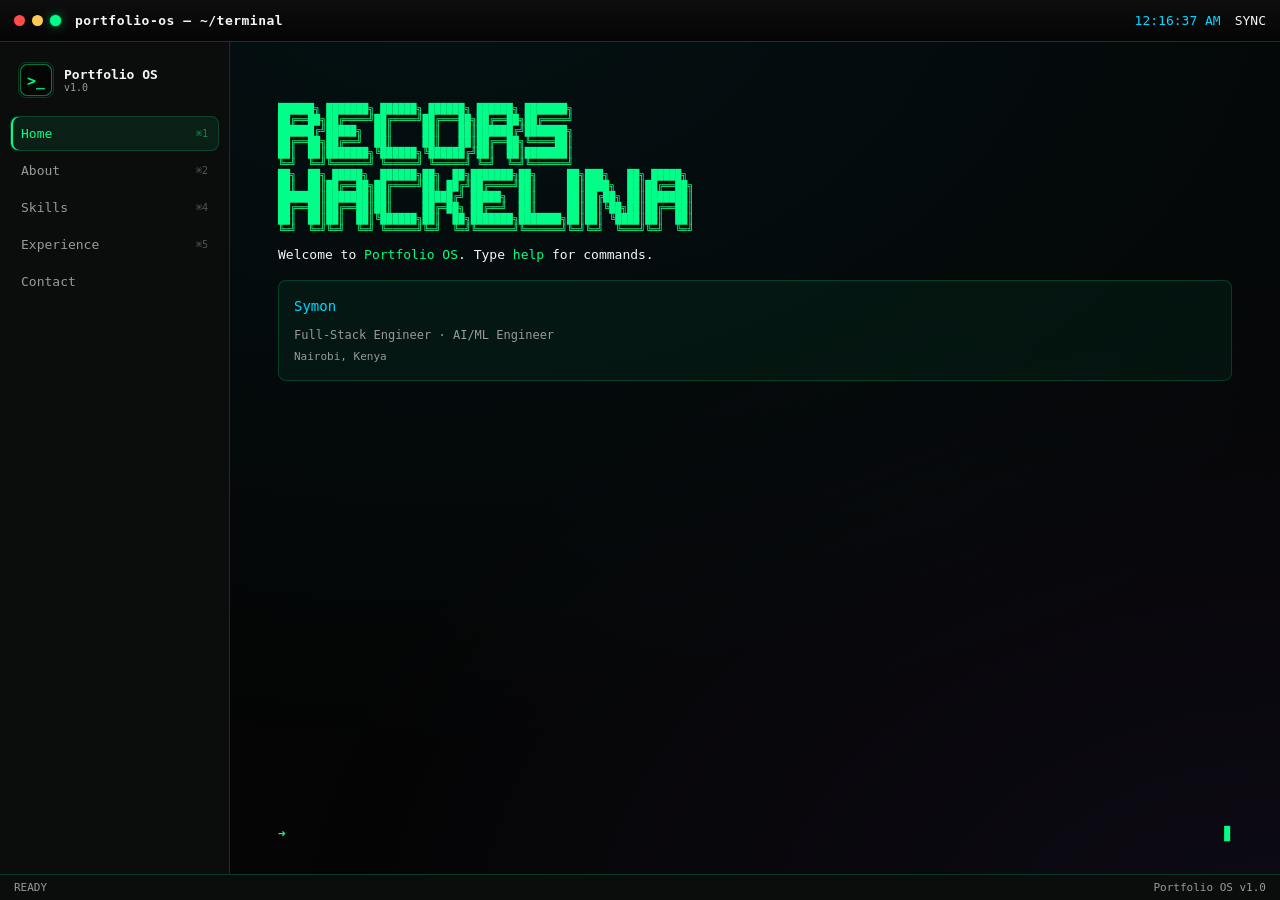
<file: index.html>
<!DOCTYPE html>
<html lang="en">
<head>
  <meta charset="UTF-8">
  <meta name="viewport" content="width=device-width, initial-scale=1.0">
  <title>Portfolio OS</title>
  <style>
    * { box-sizing: border-box; }
    html, body { margin: 0; padding: 0; background: #050505; color: #F5F5F5; font-family: monospace; overflow: hidden; overflow-x: hidden; height: 100%; }
    #app { display: flex; flex-direction: column; height: 100vh; max-height: 100vh; }
    #topbar { height: 42px; flex: 0 0 auto; background: linear-gradient(180deg, rgba(255,255,255,.04), rgba(255,255,255,0)); border-bottom: 1px solid rgba(0,255,136,0.18); display: flex; align-items: center; padding: 0 14px; gap: 14px; }
    #topbar .dots { display: flex; gap: 7px; }
    #topbar .dot { width: 11px; height: 11px; border-radius: 50%; }
    #topbar .dot.r { background: #FF4D4D; }
    #topbar .dot.y { background: #FFC857; }
    #topbar .dot.g { background: #00FF88; box-shadow: 0 0 12px rgba(0,255,136,.45), 0 0 2px rgba(0,255,136,.8); }
    #topbar .title { color: #F5F5F5; font-weight: 600; letter-spacing: .5px; }
    #topbar .spacer { flex: 1; }
    #topbar .clock { color: #00D9FF; }
    #body-row { flex: 1; display: flex; min-height: 0; overflow: hidden; }
    #sidebar { width: 230px; flex: 0 0 auto; background: #0b0d0c; border-right: 1px solid rgba(0,255,136,0.18); display: flex; flex-direction: column; padding: 14px 10px; gap: 2px; overflow-y: auto; -webkit-overflow-scrolling: touch; }
    #sidebar .brand { display: flex; align-items: center; gap: 10px; padding: 6px 8px 16px; }
    #sidebar .brand img { width: 36px; height: 36px; border-radius: 8px; border: 1px solid rgba(0,255,136,0.18); }
    #sidebar .brand .n { font-weight: 700; color: #F5F5F5; font-size: 13px; }
    #sidebar .brand .r { font-size: 10px; color: #999999; }
    .nav-item { display: flex; align-items: center; gap: 10px; padding: 9px 10px; border-radius: 8px; cursor: pointer; color: #999999; font-size: 13px; transition: all .25s; border: 1px solid transparent; }
    .nav-item:hover { color: #F5F5F5 !important; background: rgba(255,255,255,0.03) !important; }
    .nav-item.active { color: #00FF88 !important; background: rgba(0,255,136,0.08) !important; border-color: rgba(0,255,136,0.18) !important; box-shadow: inset 2px 0 0 #00FF88 !important; }
    .nav-item .k { margin-left: auto; font-size: 10px; opacity: .5; }
    #sidebar .divider { height: 1px; background: rgba(0,255,136,0.18); margin: 10px 4px; }
    #main { flex: 1; position: relative; overflow: hidden; background: radial-gradient(1200px 800px at 20% -10%, rgba(0,217,255,0.06), transparent), radial-gradient(1000px 700px at 100% 110%, rgba(139,92,246,0.07), transparent); }
    .window { position: absolute; inset: 0; display: none; flex-direction: column; padding: 22px 28px; overflow-y: auto; -webkit-overflow-scrolling: touch; animation: fadeIn 0.3s ease; max-height: calc(100vh - 68px); }
    .window.active { display: flex; }
    @keyframes fadeIn { from { opacity: 0; transform: translateY(10px); } to { opacity: 1; transform: translateY(0); } }
    @keyframes blink { 0%, 50% { opacity: 1; } 51%, 100% { opacity: 0; } }
    .cursor { animation: blink 1s infinite; }
    #terminal { flex: 1; padding: 18px 20px; overflow-y: auto; -webkit-overflow-scrolling: touch; font-size: 13px; line-height: 1.55; min-height: 0; overflow-x: hidden; word-wrap: break-word; }
    #terminal-input-row { display: flex; align-items: center; gap: 8px; padding: 10px 20px; flex: 0 0 auto; }
    #terminal-input-row .prompt-label { color: #00FF88; font-weight: 600; }
    #terminal-input { flex: 1; background: transparent; border: none; outline: none; color: #F5F5F5; font-family: monospace; font-size: 13px; caret-color: #00FF88; }
    #ascii-art { white-space: pre; overflow-x: auto; font-size: 10px; line-height: 1.1; }
    #statusbar { height: 26px; flex: 0 0 auto; display: flex; align-items: center; gap: 18px; padding: 0 14px; background: #0b0d0c; border-top: 1px solid rgba(0,255,136,0.18); font-size: 11px; color: #999999; }
    #statusbar .item { display: flex; align-items: center; gap: 6px; }
    #statusbar .spacer { flex: 1; }
    .hidden { display: none !important; }
    h1 { color: #00FF88; text-shadow: 0 0 10px rgba(0,255,136,0.5); }
    .subtitle { color: #00D9FF; }
    p { color: #F5F5F5; }
    h3 { color: #00D9FF; }
    ul { color: #999999; }
    li { margin: 5px 0; }
    @media (max-width: 768px) {
      #sidebar { position: fixed; left: -230px; top: 0; bottom: 0; z-index: 100; transition: left 0.3s; }
      #sidebar.open { left: 0; }
      #sidebar-toggle { display: flex !important; cursor: pointer; padding: 8px 12px; color: #00FF88; font-size: 20px; align-items: center; }
      .window { padding: 16px; overflow-x: hidden; }
      #ascii-art { font-size: 5px; line-height: 0.8; white-space: pre; overflow-x: auto; transform: scale(0.7); transform-origin: left; }
      #terminal { padding: 10px; font-size: 11px; overflow-x: hidden; word-wrap: break-word; }
      #terminal-input-row { padding: 8px 10px; }
      h1 { font-size: 18px; word-wrap: break-word; }
      .subtitle { font-size: 11px; word-wrap: break-word; }
      #topbar .title { font-size: 12px; white-space: nowrap; overflow: hidden; text-overflow: ellipsis; }
      #topbar { padding: 0 8px; }
      #main { overflow-x: hidden; }
      * { max-width: 100%; }
    }
    #sidebar-toggle { display: none; }
  </style>
</head>
<body>
  <!-- Main App -->
  <div id="app" style="position:fixed;inset:0;display:flex;flex-direction:column;opacity:1;z-index:2;">
    <!-- Top Bar -->
    <div id="topbar">
      <div id="sidebar-toggle">☰</div>
      <div class="dots">
        <div class="dot r"></div>
        <div class="dot y"></div>
        <div class="dot g"></div>
      </div>
      <div class="title">portfolio-os — ~/terminal</div>
      <div class="spacer"></div>
      <div class="clock" id="topbar-clock"></div>
      <div class="sync">
        <div class="led"></div>
        <span>SYNC</span>
      </div>
    </div>

    <!-- Body Row: Sidebar + Main -->
    <div id="body-row">
      <!-- Sidebar -->
      <div id="sidebar">
        <div class="brand">
          <img src="assets/icon-192.png" alt="icon">
          <div>
            <div class="n">Portfolio OS</div>
            <div class="r">v1.0</div>
          </div>
        </div>
        <div class="nav-item active" data-win="home">Home <span class="k">⌘1</span></div>
        <div class="nav-item" data-win="about">About <span class="k">⌘2</span></div>
        <div class="nav-item" data-win="skills">Skills <span class="k">⌘4</span></div>
        <div class="nav-item" data-win="experience">Experience <span class="k">⌘5</span></div>
        <div class="nav-item" data-win="contact">Contact</div>
      </div>

      <!-- Main Content Area -->
      <div id="main">
        <!-- Home / Terminal Window -->
        <div id="win-home" class="window active">
          <div id="terminal">
            <pre id="ascii-art" style="color:#00FF88;white-space:pre;font-size:10px;line-height:1.1;"></pre>
            <div id="welcome-msg"></div>
          </div>
          <div id="terminal-input-row">
            <span class="prompt-label">➜</span>
            <input type="text" id="terminal-input" autocomplete="off" spellcheck="false" autofocus>
            <span class="cursor" style="color:#00FF88;">▊</span>
          </div>
        </div>

        <!-- About Window -->
        <div id="win-about" class="window">
          <h1>About</h1>
          <div class="subtitle">Full-Stack Engineer · AI/ML Engineer</div>
          <p>I build fast, resilient, slightly over-engineered software — because the boring parts deserve care too.</p>
          <p>Currently focused on AI/ML systems, LLM integration, and building intelligent developer tooling.</p>
        </div>

        <!-- Skills Window -->
        <div id="win-skills" class="window">
          <h1>Skills</h1>
          <div class="subtitle">Technical expertise</div>
          <h3>AI / ML</h3>
          <ul>
            <li>LLM Integration (OpenAI, Anthropic, HuggingFace)</li>
            <li>PyTorch / TensorFlow</li>
            <li>RAG Systems & Vector Databases</li>
            <li>Fine-tuning & Model Optimization</li>
            <li>LangChain & AI Agents</li>
            <li>Computer Vision (OpenCV, YOLO)</li>
          </ul>
          <h3>Frontend</h3>
          <ul>
            <li>React / Next.js</li>
            <li>TypeScript</li>
            <li>Tailwind CSS</li>
          </ul>
          <h3>Backend</h3>
          <ul>
            <li>Node.js</li>
            <li>Python</li>
            <li>PostgreSQL</li>
          </ul>
        </div>

        <!-- Experience Window -->
        <div id="win-experience" class="window">
          <h1>Experience</h1>
          <div class="subtitle">Professional journey</div>
          <div style="margin-bottom:20px;">
            <div style="color:#00D9FF;font-size:11px;">2023 — Present</div>
            <div style="font-size:15px;color:#F5F5F5;margin:2px 0;">Senior AI/ML Engineer</div>
            <div style="font-size:12px;color:#999999;margin-bottom:6px;">Example Corp</div>
            <ul style="margin:0;padding-left:18px;color:#999999;font-size:12.5px;">
              <li>Led AI integration initiatives, implementing LLM-powered features that increased user engagement by 40%.</li>
              <li>Built RAG systems for intelligent document search and retrieval across 100K+ documents.</li>
              <li>Developed custom AI agents using LangChain for automated workflows and task automation.</li>
            </ul>
          </div>
        </div>

        <!-- Contact Window -->
        <div id="win-contact" class="window">
          <h1>Contact</h1>
          <div class="subtitle">Get in touch</div>
          <div style="display:flex;align-items:center;justify-content:space-between;padding:12px 14px;border:1px solid rgba(0,255,136,0.18);border-radius:8px;margin-bottom:10px;background:rgba(255,255,255,0.03);">
            <div style="display:flex;gap:10px;align-items:center;font-size:13px;">
              <span>Email</span>
              <span style="color:#999999;">you@example.com</span>
            </div>
          </div>
          <div style="display:flex;align-items:center;justify-content:space-between;padding:12px 14px;border:1px solid rgba(0,255,136,0.18);border-radius:8px;margin-bottom:10px;background:rgba(255,255,255,0.03);">
            <div style="display:flex;gap:10px;align-items:center;font-size:13px;">
              <span>GitHub</span>
              <span style="color:#999999;">github.com/your-github-username</span>
            </div>
          </div>
        </div>
      </div>
    </div>

    <!-- Status Bar -->
    <div id="statusbar">
      <div class="item">READY</div>
      <div class="spacer"></div>
      <div class="item">Portfolio OS v1.0</div>
    </div>
  </div>

  <script>
    // ASCII art logo
    const asciiLogo = `
██████╗ ███████╗ ██████╗ ██████╗ ██████╗ ███████╗
██╔══██╗██╔════╝██╔════╝██╔═══██╗██╔══██╗██╔════╝
██████╔╝█████╗  ██║     ██║   ██║██████╔╝███████╗
██╔══██╗██╔══╝  ██║     ██║   ██║██╔══██╗╚════██║
██║  ██║███████╗╚██████╗╚██████╔╝██║  ██║███████║
╚═╝  ╚═╝╚══════╝ ╚═════╝ ╚═════╝ ╚═╝  ╚═╝╚══════╝
██╗  ██╗ █████╗  ██████╗██╗  ██╗███████╗██╗     ██╗███╗   ██╗ █████╗
██║  ██║██╔══██╗██╔════╝██║ ██╔╝██╔════╝██║     ██║████╗  ██║██╔══██╗
███████║███████║██║     █████╔╝ █████╗  ██║     ██║██╔██╗ ██║███████║
██╔══██║██╔══██║██║     ██╔═██╗ ██╔══╝  ██║     ██║██║╚██╗██║██╔══██║
██║  ██║██║  ██║╚██████╗██║  ██╗███████╗███████╗██║██║ ╚████║██║  ██║
╚═╝  ╚═╝╚═╝  ╚═╝ ╚═════╝╚═╝  ╚═╝╚══════╝╚══════╝╚═╝╚═╝  ╚═══╝╚═╝  ╚═╝`;

    // Typing effect function
    function typeText(element, text, speed = 30) {
      let i = 0;
      element.innerHTML = '';
      function type() {
        if (i < text.length) {
          element.innerHTML += text.charAt(i);
          i++;
          setTimeout(type, speed);
        }
      }
      type();
    }

    // Simple inline navigation - completely self-contained
    document.addEventListener('DOMContentLoaded', () => {
      console.log('Page loaded');
      
      // Show ASCII logo with typing effect
      const asciiArt = document.getElementById('ascii-art');
      if (asciiArt) {
        asciiArt.textContent = asciiLogo;
      }
      
      // Type welcome message
      const welcomeMsg = document.getElementById('welcome-msg');
      if (welcomeMsg) {
        setTimeout(() => {
          welcomeMsg.innerHTML = `
            <div style="margin: 10px 0;">Welcome to <span style="color:#00FF88;">Portfolio OS</span>. Type <span style="color:#00FF88;">help</span> for commands.</div>
            <div style="margin: 15px 0; padding: 15px; background: rgba(0,255,136,0.05); border: 1px solid rgba(0,255,136,0.18); border-radius: 8px;">
              <div style="color: #00D9FF; font-size: 14px; margin-bottom: 8px;">Symon</div>
              <div style="color: #999999; font-size: 12px;">Full-Stack Engineer · AI/ML Engineer</div>
              <div style="color: #999999; font-size: 11px; margin-top: 4px;">Nairobi, Kenya</div>
            </div>
          `;
        }, 500);
      }
      
      // Update clock
      setInterval(() => {
        const clock = document.getElementById('topbar-clock');
        if (clock) {
          clock.textContent = new Date().toLocaleTimeString();
        }
      }, 1000);
      
      // Navigation
      document.querySelectorAll('.nav-item').forEach(item => {
        item.addEventListener('click', () => {
          const winId = item.getAttribute('data-win');
          console.log('Clicked:', winId);
          if (winId) {
            // Hide all windows
            document.querySelectorAll('.window').forEach(w => {
              w.style.display = 'none';
              w.classList.remove('active');
            });
            // Show target window
            const targetWin = document.getElementById('win-' + winId);
            if (targetWin) {
              targetWin.style.display = 'flex';
              targetWin.classList.add('active');
            }
            // Update nav active state
            document.querySelectorAll('.nav-item').forEach(n => {
              n.classList.remove('active');
            });
            item.classList.add('active');
          }
        });
      });
      
      // Terminal commands
      const terminal = document.getElementById('terminal');
      const input = document.getElementById('terminal-input');
      
      if (input) {
        input.addEventListener('keydown', (e) => {
          if (e.key === 'Enter') {
            const cmd = input.value.trim().toLowerCase();
            if (cmd) {
              // Add command to terminal
              const cmdLine = document.createElement('div');
              cmdLine.innerHTML = '<span style="color:#00FF88;">➜</span> ' + input.value;
              terminal.appendChild(cmdLine);
              
              // Process command
              const response = document.createElement('div');
              response.style.marginBottom = '10px';
              
              switch(cmd) {
                case 'help':
                  response.innerHTML = `
                    <div style="color:#00D9FF;">Available commands:</div>
                    <div>  <span style="color:#00FF88;">help</span>     - Show this help message</div>
                    <div>  <span style="color:#00FF88;">about</span>    - About me</div>
                    <div>  <span style="color:#00FF88;">skills</span>   - My skills</div>
                    <div>  <span style="color:#00FF88;">contact</span>  - Contact information</div>
                    <div>  <span style="color:#00FF88;">clear</span>    - Clear terminal</div>
                    <div>  <span style="color:#00FF88;">whoami</span>   - Who am I</div>
                    <div>  <span style="color:#00FF88;">date</span>     - Current date and time</div>
                  `;
                  break;
                case 'about':
                  response.innerHTML = `
                    <div style="color:#00D9FF;">Full-Stack Engineer and AI/ML Specialist</div>
                    <div style="margin-top:8px;">6+ years of experience building scalable applications and intelligent systems.</div>
                    <div style="margin-top:4px;">Proven track record: 40%+ user engagement increase, 60% cost reduction.</div>
                    <div style="margin-top:4px;">Expert in bridging traditional software engineering with cutting-edge AI capabilities.</div>
                  `;
                  break;
                case 'skills':
                  response.innerHTML = `
                    <div style="color:#00D9FF;">AI / ML:</div>
                    <div>  • LLM Integration (OpenAI, Anthropic, HuggingFace)</div>
                    <div>  • PyTorch / TensorFlow</div>
                    <div>  • RAG Systems & Vector Databases</div>
                    <div>  • Fine-tuning & Model Optimization</div>
                    <div style="color:#00D9FF;margin-top:8px;">Frontend:</div>
                    <div>  • React / Next.js</div>
                    <div>  • TypeScript</div>
                    <div>  • Tailwind CSS</div>
                    <div style="color:#00D9FF;margin-top:8px;">Backend:</div>
                    <div>  • Node.js</div>
                    <div>  • Python</div>
                    <div>  • PostgreSQL</div>
                  `;
                  break;
                case 'contact':
                  response.innerHTML = `
                    <div style="color:#00D9FF;">Contact Information:</div>
                    <div>  📧 Email: you@example.com</div>
                    <div>  🔗 GitHub: github.com/your-github-username</div>
                    <div>  💼 LinkedIn: linkedin.com/in/your-handle</div>
                  `;
                  break;
                case 'clear':
                  terminal.innerHTML = '';
                  terminal.appendChild(asciiArt);
                  terminal.appendChild(welcomeMsg);
                  input.value = '';
                  terminal.scrollTop = terminal.scrollHeight;
                  return;
                case 'whoami':
                  response.innerHTML = '<span style="color:#00FF88;">Symon</span> — Full-Stack Engineer · AI/ML Engineer based in Nairobi, Kenya';
                  break;
                case 'date':
                  response.innerHTML = new Date().toString();
                  break;
                default:
                  response.innerHTML = '<span style="color:#FF4D4D;">Command not found:</span> ' + cmd + '. Type <span style="color:#00FF88;">help</span> for available commands.';
              }
              
              terminal.appendChild(response);
              input.value = '';
              terminal.scrollTop = terminal.scrollHeight;
            }
          }
        });
        
        // Auto-focus input when clicking terminal
        terminal.addEventListener('click', () => input.focus());
      }
      
      // Keyboard shortcuts
      document.addEventListener('keydown', (e) => {
        if (e.altKey && e.key >= '1' && e.key <= '5') {
          const navItems = document.querySelectorAll('.nav-item');
          const index = parseInt(e.key) - 1;
          if (navItems[index]) {
            navItems[index].click();
          }
        }
      });
      
      // Mobile sidebar toggle
      const sidebarToggle = document.getElementById('sidebar-toggle');
      const sidebar = document.getElementById('sidebar');
      if (sidebarToggle && sidebar) {
        sidebarToggle.addEventListener('click', () => {
          sidebar.classList.toggle('open');
        });
        
        // Close sidebar when clicking outside on mobile
        document.addEventListener('click', (e) => {
          if (window.innerWidth <= 768 && 
              !sidebar.contains(e.target) && 
              !sidebarToggle.contains(e.target) &&
              sidebar.classList.contains('open')) {
            sidebar.classList.remove('open');
          }
        });
      }
    });
  </script>
</body>
</html>
</file>
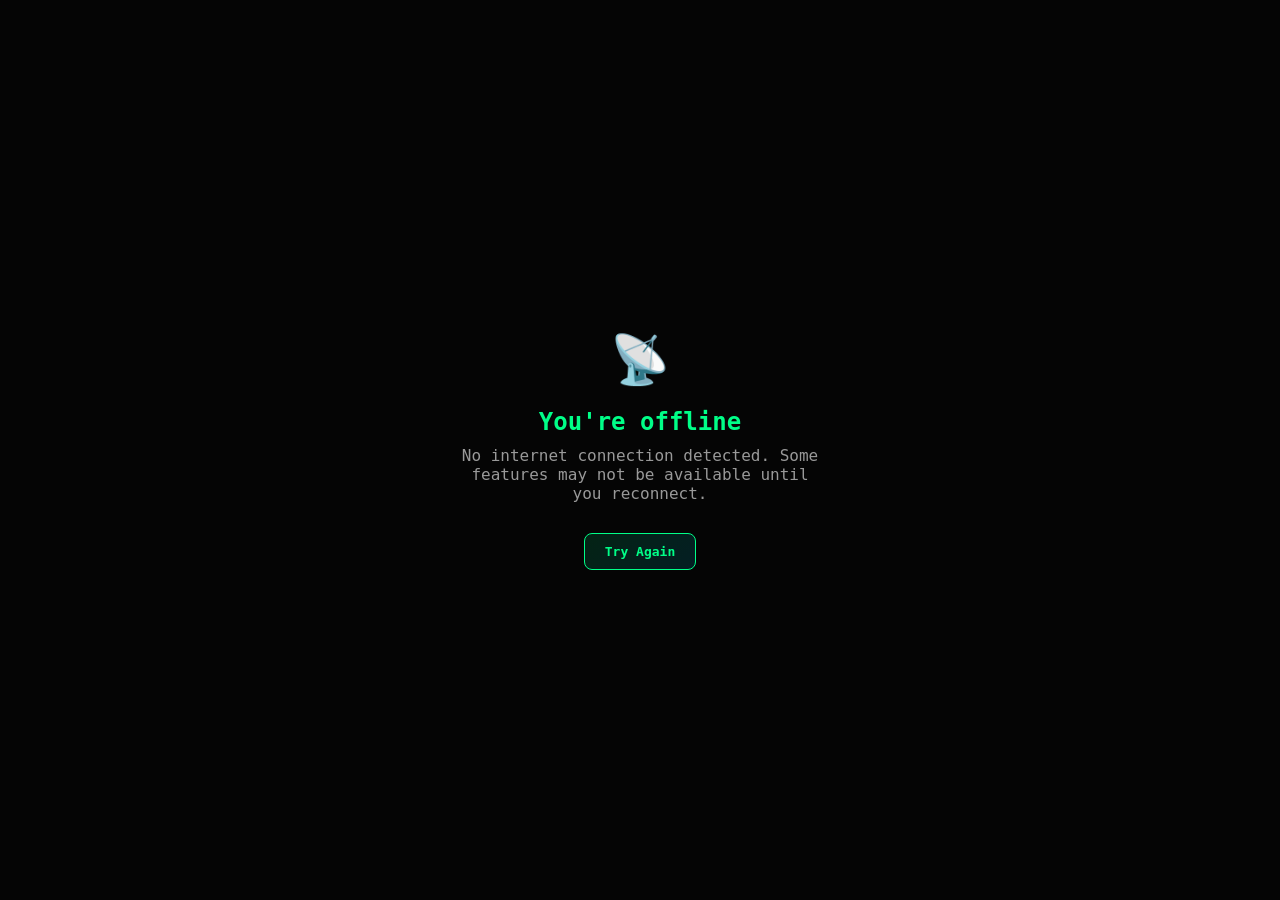
<file: offline.html>
<!DOCTYPE html>
<html lang="en">
<head>
  <meta charset="UTF-8">
  <meta name="viewport" content="width=device-width, initial-scale=1.0">
  <title>Offline | Portfolio OS</title>
  <link rel="stylesheet" href="css/style.css">
</head>
<body style="display:flex;align-items:center;justify-content:center;height:100vh;margin:0;background:var(--bg);color:var(--text);font-family:var(--font-mono);">
  <div style="text-align:center;max-width:400px;padding:20px;">
    <div style="font-size:48px;margin-bottom:20px;">📡</div>
    <div style="font-size:24px;font-weight:700;color:var(--primary);margin-bottom:10px;">You're offline</div>
    <div style="color:var(--muted);margin-bottom:30px;">No internet connection detected. Some features may not be available until you reconnect.</div>
    <button onclick="location.reload()" style="background:linear-gradient(135deg, rgba(0,255,136,.12), rgba(0,217,255,.12));border:1px solid var(--primary);color:var(--primary);padding:10px 20px;border-radius:8px;cursor:pointer;font-family:inherit;font-size:13px;font-weight:600;">Try Again</button>
  </div>
</body>
</html>
</file>
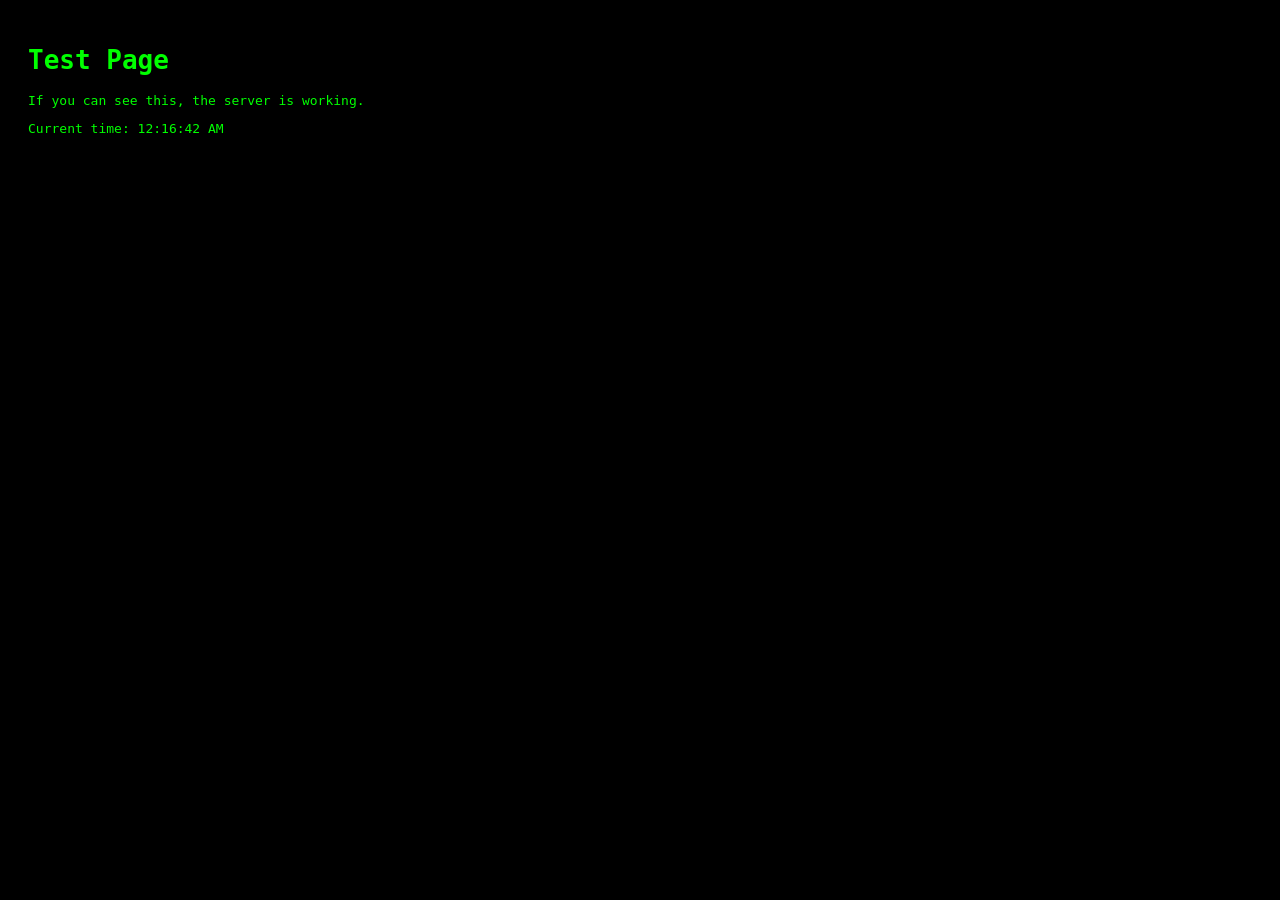
<file: test.html>
<!DOCTYPE html>
<html>
<head>
  <title>Test</title>
</head>
<body style="background:#000;color:#0F0;font-family:monospace;padding:20px;">
  <h1>Test Page</h1>
  <p>If you can see this, the server is working.</p>
  <p>Current time: <span id="time"></span></p>
  <script>
    document.getElementById('time').textContent = new Date().toLocaleTimeString();
    console.log('Test page loaded successfully');
  </script>
</body>
</html>
</file>
<file: css/style.css>
/* ============================================================
   PORTFOLIO OS — CORE STYLES
   ============================================================ */

:root {
  --bg: #050505;
  --bg-elev: #0b0d0c;
  --panel: rgba(255,255,255,0.03);
  --primary: #00FF88;
  --secondary: #00D9FF;
  --accent: #8B5CF6;
  --warning: #FFC857;
  --error: #FF4D4D;
  --text: #F5F5F5;
  --muted: #999999;
  --border: rgba(0,255,136,0.18);
  --font-mono: 'JetBrains Mono', 'Fira Code', ui-monospace, SFMono-Regular, Menlo, monospace;
  --font-display: 'Space Grotesk', var(--font-mono);
  --radius: 10px;
  --glow-p: 0 0 12px rgba(0,255,136,.45), 0 0 2px rgba(0,255,136,.8);
  --glow-c: 0 0 12px rgba(0,217,255,.4);
  --glow-a: 0 0 12px rgba(139,92,246,.45);
  --speed: .25s;
}

[data-theme="ubuntu"] { --primary:#E95420; --secondary:#772953; --bg:#0b0503; --border:rgba(233,84,32,.2);}
[data-theme="powershell"] { --primary:#01A2FF; --secondary:#012456; --bg:#000814; --border:rgba(1,162,255,.25);}
[data-theme="vscode"] { --primary:#007ACC; --secondary:#569CD6; --bg:#090b10; --border:rgba(0,122,204,.25);}
[data-theme="dracula"] { --primary:#FF79C6; --secondary:#BD93F9; --bg:#0d0a12; --border:rgba(255,121,198,.22);}
[data-theme="light"] { --primary:#0A8F5B; --secondary:#0C7BA6; --bg:#F5F5F0; --bg-elev:#ffffff; --text:#0b0d0c; --muted:#5b5b5b; --panel:rgba(0,0,0,0.03); --border:rgba(10,143,91,.25);}
[data-theme="matrix"] { --primary:#00FF41; --secondary:#00b32d; --accent:#00FF41; --bg:#000000; }

* { box-sizing: border-box; }
html,body { height:100%; }
body {
  margin:0;
  background: var(--bg);
  color: var(--text);
  font-family: var(--font-mono);
  overflow: hidden;
  -webkit-font-smoothing: antialiased;
}
::selection { background: var(--primary); color:#000; }
a { color: var(--secondary); }
button { font-family: inherit; }
::-webkit-scrollbar { width:8px; height:8px; }
::-webkit-scrollbar-thumb { background: var(--border); border-radius:4px; }
::-webkit-scrollbar-track { background: transparent; }

@media (prefers-reduced-motion: reduce) {
  *, *::before, *::after { animation-duration: 0.001ms !important; transition-duration: 0.001ms !important; }
}

/* ---------------- Boot Screen ---------------- */
#boot {
  position:fixed; inset:0; background:#000; z-index:9999;
  display:flex; align-items:center; justify-content:center; flex-direction:column;
  font-family: var(--font-mono); color: var(--primary);
}
#boot .boot-logo { white-space:pre; font-size:11px; line-height:1.1; color:var(--primary); text-shadow:var(--glow-p); margin-bottom:24px; }
#boot .boot-lines { width:min(560px,86vw); font-size:13px; color:var(--muted); min-height:170px; }
#boot .boot-lines div { margin:4px 0; opacity:0; animation: fadeIn .3s forwards; }
#boot .boot-lines div.ok::before { content:"[  OK  ] "; color:var(--primary); }
#boot .bar-wrap { width:min(560px,86vw); height:6px; background:#111; border-radius:3px; margin-top:18px; overflow:hidden; border:1px solid var(--border);}
#boot .bar { height:100%; width:0%; background:linear-gradient(90deg,var(--primary),var(--secondary)); box-shadow:var(--glow-p); transition:width .15s linear; }
#boot .boot-pct { margin-top:10px; font-size:12px; color:var(--muted); }
#boot .access { margin-top:14px; font-size:15px; letter-spacing:2px; color:var(--primary); text-shadow:var(--glow-p); opacity:0; }
@keyframes fadeIn { to{opacity:1;} }

/* ---------------- Global FX layers ---------------- */
#fx-scanlines {
  position:fixed; inset:0; pointer-events:none; z-index:40; mix-blend-mode:overlay;
  background: repeating-linear-gradient(to bottom, rgba(255,255,255,0.035) 0px, rgba(255,255,255,0.035) 1px, transparent 2px, transparent 3px);
  opacity:.5;
}
#fx-vignette { position:fixed; inset:0; pointer-events:none; z-index:41; box-shadow: inset 0 0 180px rgba(0,0,0,.75); }
#fx-grain { position:fixed; inset:0; pointer-events:none; z-index:42; opacity:.05;
  background-image:url("data:image/svg+xml;utf8,<svg xmlns='http://www.w3.org/2000/svg' width='120' height='120'><filter id='n'><feTurbulence type='fractalNoise' baseFrequency='0.9' numOctaves='2' stitchTiles='stitch'/></filter><rect width='100%25' height='100%25' filter='url(%23n)'/></svg>");
}
#fx-particles { position:fixed; inset:0; pointer-events:none; z-index:1; }
body.crt-off #fx-scanlines, body.crt-off #fx-vignette { display:none; }
body.fx-off #fx-particles { display:none; }

/* ---------------- App Shell ---------------- */
#app { position:fixed; inset:0; display:flex; flex-direction:column; opacity:0; transition:opacity .5s; z-index:2; }
#app.ready { opacity:1; }

/* Top bar */
#topbar {
  height:42px; flex:0 0 auto; display:flex; align-items:center; gap:14px; padding:0 14px;
  background: linear-gradient(180deg, rgba(255,255,255,.04), rgba(255,255,255,0));
  border-bottom:1px solid var(--border);
  font-size:12px; color:var(--muted);
}
#topbar .dots { display:flex; gap:7px; }
#topbar .dot { width:11px; height:11px; border-radius:50%; }
#topbar .dot.r{background:var(--error);} #topbar .dot.y{background:var(--warning);} #topbar .dot.g{background:var(--primary); box-shadow:var(--glow-p);}
#topbar .title { color:var(--text); font-weight:600; letter-spacing:.5px; }
#topbar .spacer { flex:1; }
#topbar .clock { color:var(--secondary); }
#topbar .sync { display:flex; align-items:center; gap:6px; }
#topbar .sync .led { width:7px; height:7px; border-radius:50%; background:var(--primary); box-shadow:var(--glow-p); animation:pulse 2s infinite; }
@keyframes pulse { 0%,100%{opacity:1;} 50%{opacity:.35;} }

/* Body row: sidebar + main */
#body-row { flex:1; display:flex; min-height:0; }

/* Sidebar */
#sidebar {
  width:230px; flex:0 0 auto; background: var(--bg-elev); border-right:1px solid var(--border);
  display:flex; flex-direction:column; padding:14px 10px; gap:2px; overflow-y:auto;
}
#sidebar .brand { display:flex; align-items:center; gap:10px; padding:6px 8px 16px; }
#sidebar .brand img { width:36px; height:36px; border-radius:8px; border:1px solid var(--border); }
#sidebar .brand .n { font-weight:700; color:var(--text); font-size:13px; }
#sidebar .brand .r { font-size:10px; color:var(--muted); }
.nav-item {
  display:flex; align-items:center; gap:10px; padding:9px 10px; border-radius:8px; cursor:pointer;
  color:var(--muted); font-size:13px; transition:all var(--speed); border:1px solid transparent;
}
.nav-item:hover { color:var(--text); background:var(--panel); }
.nav-item.active { color:var(--primary); background:rgba(0,255,136,0.08); border-color:var(--border); box-shadow: inset 2px 0 0 var(--primary); }
.nav-item .k { margin-left:auto; font-size:10px; opacity:.5; }
#sidebar .divider { height:1px; background:var(--border); margin:10px 4px; }

/* Main / windows */
#main { flex:1; position:relative; overflow:hidden; background:
  radial-gradient(1200px 800px at 20% -10%, rgba(0,217,255,0.06), transparent),
  radial-gradient(1000px 700px at 100% 110%, rgba(139,92,246,0.07), transparent);
}
.window { position:absolute; inset:0; display:none; flex-direction:column; padding:22px 28px; overflow-y:auto; animation: winIn .25s ease; }
.window.active { display:flex; }
@keyframes winIn { from{opacity:0; transform:translateY(6px);} to{opacity:1; transform:translateY(0);} }
.window h1 { font-family:var(--font-display); font-size:22px; margin:0 0 4px; color:var(--text); }
.window .subtitle { color:var(--muted); font-size:12px; margin-bottom:22px; }
.panel { background:var(--panel); border:1px solid var(--border); border-radius:var(--radius); padding:16px; }
.grid { display:grid; gap:14px; }
.grid.cols-2 { grid-template-columns:repeat(2,1fr); }
.grid.cols-3 { grid-template-columns:repeat(3,1fr); }
@media (max-width:900px){ .grid.cols-2,.grid.cols-3{grid-template-columns:1fr;} }

/* Status bar */
#statusbar {
  height:26px; flex:0 0 auto; display:flex; align-items:center; gap:18px; padding:0 14px;
  background:var(--bg-elev); border-top:1px solid var(--border); font-size:11px; color:var(--muted);
}
#statusbar .item{ display:flex; align-items:center; gap:6px; }
#statusbar .spacer{flex:1;}

/* ---------------- Terminal window ---------------- */
#term-window { padding:0; }
#terminal { flex:1; padding:18px 20px; overflow-y:auto; font-size:13px; line-height:1.55; }
#terminal .line { white-space:pre-wrap; word-break:break-word; margin:1px 0; }
#terminal .prompt-row { display:flex; gap:8px; }
#terminal .prompt-label { color:var(--primary); flex:0 0 auto; }
#terminal .cmd-echo { color:var(--secondary); }
#terminal-input-row { display:flex; align-items:center; gap:8px; padding:10px 20px 18px; }
#terminal-input-row .prompt-label { color:var(--primary); font-weight:600; }
#terminal-input {
  flex:1; background:transparent; border:none; outline:none; color:var(--text); font-family:var(--font-mono); font-size:13px; caret-color:var(--primary);
}
.ok{color:var(--primary);} .err{color:var(--error);} .warn{color:var(--warning);} .muted{color:var(--muted);} .accent{color:var(--accent);} .cyan{color:var(--secondary);}
#terminal a { color: var(--secondary); text-decoration:underline; }
.ascii-logo { color:var(--primary); text-shadow:var(--glow-p); white-space:pre; font-size:10px; line-height:1.1; }

/* fake progress bar rendered in terminal */
.term-bar { display:inline-block; }

/* ---------------- Project cards ---------------- */
.toolbar { display:flex; gap:10px; margin-bottom:16px; flex-wrap:wrap; }
.toolbar input, .toolbar select {
  background:var(--panel); border:1px solid var(--border); color:var(--text); padding:8px 10px; border-radius:8px; font-family:inherit; font-size:12px;
}
.project-grid { display:grid; grid-template-columns:repeat(auto-fill,minmax(270px,1fr)); gap:14px; }
.card {
  background:var(--panel); border:1px solid var(--border); border-radius:var(--radius); padding:16px; transition: transform var(--speed), box-shadow var(--speed), border-color var(--speed); cursor:pointer;
}
.card:hover { transform:translateY(-3px); border-color:var(--primary); box-shadow:var(--glow-p); }
.card .name { font-family:var(--font-display); font-weight:700; color:var(--text); font-size:15px; margin-bottom:6px; display:flex; justify-content:space-between; }
.card .desc { color:var(--muted); font-size:12px; min-height:32px; margin-bottom:10px;}
.card .meta { display:flex; gap:12px; font-size:11px; color:var(--muted); }
.card .lang-dot { width:9px; height:9px; border-radius:50%; display:inline-block; margin-right:5px; background:var(--secondary); }
.badge { font-size:10px; padding:2px 8px; border-radius:20px; border:1px solid var(--border); color:var(--muted); }

/* ---------------- Skill bars ---------------- */
.skill-row { margin-bottom:14px; }
.skill-row .top { display:flex; justify-content:space-between; font-size:12px; margin-bottom:6px; }
.skill-row .track { height:8px; background:rgba(255,255,255,.06); border-radius:5px; overflow:hidden; border:1px solid var(--border); }
.skill-row .fill { height:100%; width:0; background:linear-gradient(90deg,var(--primary),var(--secondary)); box-shadow:var(--glow-p); transition:width 1s cubic-bezier(.2,.9,.2,1); }

/* ---------------- Timeline ---------------- */
.timeline { position:relative; margin-left:10px; padding-left:24px; border-left:2px solid var(--border); }
.tl-item { position:relative; padding-bottom:26px; opacity:0; transform:translateX(-8px); animation:tlIn .5s forwards; }
.tl-item::before { content:""; position:absolute; left:-31px; top:2px; width:12px; height:12px; border-radius:50%; background:var(--primary); box-shadow:var(--glow-p); }
.tl-item .period { font-size:11px; color:var(--secondary); }
.tl-item .role { font-family:var(--font-display); font-size:15px; color:var(--text); margin:2px 0; }
.tl-item .org { font-size:12px; color:var(--muted); margin-bottom:6px; }
.tl-item ul { margin:0; padding-left:18px; color:var(--muted); font-size:12.5px; }
@keyframes tlIn { to{opacity:1; transform:translateX(0);} }

/* ---------------- Contact ---------------- */
.contact-row { display:flex; align-items:center; justify-content:space-between; padding:12px 14px; border:1px solid var(--border); border-radius:8px; margin-bottom:10px; background:var(--panel); }
.contact-row .l { display:flex; gap:10px; align-items:center; font-size:13px;}
.copy-btn { background:transparent; border:1px solid var(--border); color:var(--muted); border-radius:6px; padding:5px 10px; font-size:11px; cursor:pointer; transition:all var(--speed); }
.copy-btn:hover { color:var(--primary); border-color:var(--primary); box-shadow:var(--glow-p); }

/* buttons */
.btn { display:inline-flex; align-items:center; gap:8px; background:linear-gradient(135deg, rgba(0,255,136,.12), rgba(0,217,255,.12)); border:1px solid var(--primary); color:var(--primary); padding:9px 16px; border-radius:8px; cursor:pointer; font-size:12.5px; font-weight:600; transition:all var(--speed); text-decoration:none;}
.btn:hover { box-shadow:var(--glow-p); transform:translateY(-1px); }
.btn.ghost { background:transparent; border-color:var(--border); color:var(--text); }

/* toggle switch (settings) */
.setting-row { display:flex; justify-content:space-between; align-items:center; padding:12px 0; border-bottom:1px solid var(--border); }
.switch { width:38px; height:20px; border-radius:12px; background:var(--panel); border:1px solid var(--border); position:relative; cursor:pointer; }
.switch.on { background:rgba(0,255,136,.2); border-color:var(--primary); }
.switch .knob { position:absolute; top:1px; left:2px; width:16px; height:16px; border-radius:50%; background:var(--muted); transition:all var(--speed); }
.switch.on .knob { left:20px; background:var(--primary); box-shadow:var(--glow-p); }
.theme-swatches { display:flex; gap:8px; flex-wrap:wrap; }
.swatch { width:28px; height:28px; border-radius:6px; cursor:pointer; border:2px solid transparent; }
.swatch.active { border-color:var(--text); }

/* Command palette */
#palette-overlay { position:fixed; inset:0; background:rgba(0,0,0,.6); backdrop-filter:blur(3px); z-index:500; display:none; align-items:flex-start; justify-content:center; padding-top:12vh; }
#palette-overlay.open { display:flex; }
#palette { width:min(560px,90vw); background:var(--bg-elev); border:1px solid var(--primary); border-radius:12px; box-shadow:var(--glow-p); overflow:hidden; }
#palette input { width:100%; box-sizing:border-box; background:transparent; border:none; outline:none; color:var(--text); font-family:inherit; font-size:14px; padding:16px; border-bottom:1px solid var(--border); }
#palette .results { max-height:300px; overflow-y:auto; }
#palette .res-item { padding:10px 16px; font-size:13px; color:var(--muted); cursor:pointer; }
#palette .res-item:hover, #palette .res-item.sel { background:var(--panel); color:var(--primary); }

/* Matrix rain overlay */
#matrix-overlay { position:fixed; inset:0; z-index:300; background:#000; display:none; }
#matrix-overlay.open { display:block; }
#matrix-overlay .hint { position:absolute; bottom:16px; left:50%; transform:translateX(-50%); color:var(--primary); font-size:12px; opacity:.7; }

/* ---------------- Fake "breach" hacking simulation ---------------- */
#hack-overlay {
  position:fixed; inset:0; z-index:350; background:#000; display:none;
  font-family: var(--font-mono); overflow:hidden;
}
#hack-overlay.open { display:block; }
#hack-overlay.shake { animation: hackShake 0.15s infinite; }
@keyframes hackShake {
  0% { transform:translate(0,0); }
  25% { transform:translate(-2px,1px); }
  50% { transform:translate(2px,-1px); }
  75% { transform:translate(-1px,-2px); }
  100% { transform:translate(1px,2px); }
}
#hack-overlay .redflash { position:absolute; inset:0; background:rgba(255,0,0,0.08); pointer-events:none; animation: hackFlash 0.6s infinite; }
@keyframes hackFlash { 0%,100%{opacity:.3;} 50%{opacity:.85;} }
#hack-overlay .hacklog {
  position:absolute; inset:0; padding:40px 60px; color:#ff5555; font-size:13px; line-height:1.7;
  white-space:pre-wrap; text-shadow: 0 0 6px rgba(255,0,0,.6);
}
#hack-overlay .hacklog .line { opacity:0; animation: hlIn .15s forwards; }
@keyframes hlIn { to{opacity:1;} }
#hack-overlay .ok-line { color:#ff5555; }
#hack-overlay .warn-line { color:#ffcc00; }
#hack-overlay .glitchtitle {
  position:absolute; top:50%; left:50%; transform:translate(-50%,-50%);
  font-size:48px; font-weight:900; letter-spacing:4px; color:#ff2b2b; text-align:center;
  text-shadow: 2px 0 #00e5ff, -2px 0 #00ff88, 0 0 24px rgba(255,0,0,.9);
  animation: glitchJitter 0.25s infinite; display:none; white-space:nowrap;
}
@keyframes glitchJitter {
  0%   { transform:translate(-50%,-50%) skew(0deg); }
  20%  { transform:translate(calc(-50% + 2px),-50%) skew(-2deg); }
  40%  { transform:translate(calc(-50% - 2px),-50%) skew(2deg); }
  60%  { transform:translate(-50%,calc(-50% + 2px)) skew(0deg); }
  80%  { transform:translate(-50%,calc(-50% - 2px)) skew(-1deg); }
  100% { transform:translate(-50%,-50%) skew(0deg); }
}
#hack-overlay .reveal {
  position:absolute; inset:0; display:none; align-items:center; justify-content:center; flex-direction:column; text-align:center;
  background:#050505; padding:24px;
}
#hack-overlay .reveal h2 { color:var(--primary); text-shadow:var(--glow-p); font-size:22px; margin-bottom:10px; }
#hack-overlay .reveal p { color:var(--muted); max-width:480px; font-size:13px; line-height:1.6; }
#hack-overlay .reveal .hint { margin-top:20px; color:var(--secondary); font-size:12px; }
#hack-overlay .progress-track { height:10px; background:#220000; border:1px solid #660000; border-radius:5px; overflow:hidden; margin:4px 0 10px; }
#hack-overlay .progress-fill { height:100%; width:0%; background:linear-gradient(90deg,#ff2b2b,#ffcc00); }
@media (prefers-reduced-motion: reduce) {
  #hack-overlay.shake { animation:none; }
  #hack-overlay .redflash, #hack-overlay .glitchtitle { animation:none; }
}

/* ---------------- Swing avatar (chain-suspended figure) ---------------- */
.swing-wrap { display:flex; justify-content:center; align-items:flex-start; }
.swing-avatar { display:block; overflow:visible; }
.swing-pivot { transform-origin: 100px 10px; animation: swingMotion 4.5s ease-in-out infinite; }
.swing-avatar.sm .swing-pivot { animation-duration: 3.6s; }
@keyframes swingMotion {
  0%   { transform: rotate(-6deg); }
  50%  { transform: rotate(6deg); }
  100% { transform: rotate(-6deg); }
}
.chain-link { fill:none; stroke:var(--muted); stroke-width:2.2; opacity:.85; }
.seat-plank { fill:url(#seatGradFill); stroke:var(--primary); stroke-width:2; }
.figure-hoodie { fill:url(#hoodieGradFill); stroke:var(--primary); stroke-width:2; }
.figure-head { fill:var(--bg-elev); stroke:var(--text); stroke-width:2; }
.figure-limb { stroke:var(--secondary); stroke-width:3; stroke-linecap:round; fill:none; }
.figure-face { fill:var(--text); }
@media (prefers-reduced-motion: reduce) { .swing-pivot { animation:none; } }
#mobile-nav-toggle { display:none; }
@media (max-width: 780px) {
  #sidebar { position:absolute; left:0; top:0; bottom:0; z-index:100; transform:translateX(-100%); transition:transform .25s; }
  #sidebar.open { transform:translateX(0); box-shadow:20px 0 40px rgba(0,0,0,.5); }
  #mobile-nav-toggle { display:flex; }
  .window { padding:16px; }
  .project-grid { grid-template-columns:1fr; }
}
.hidden { display:none !important; }
</file>
